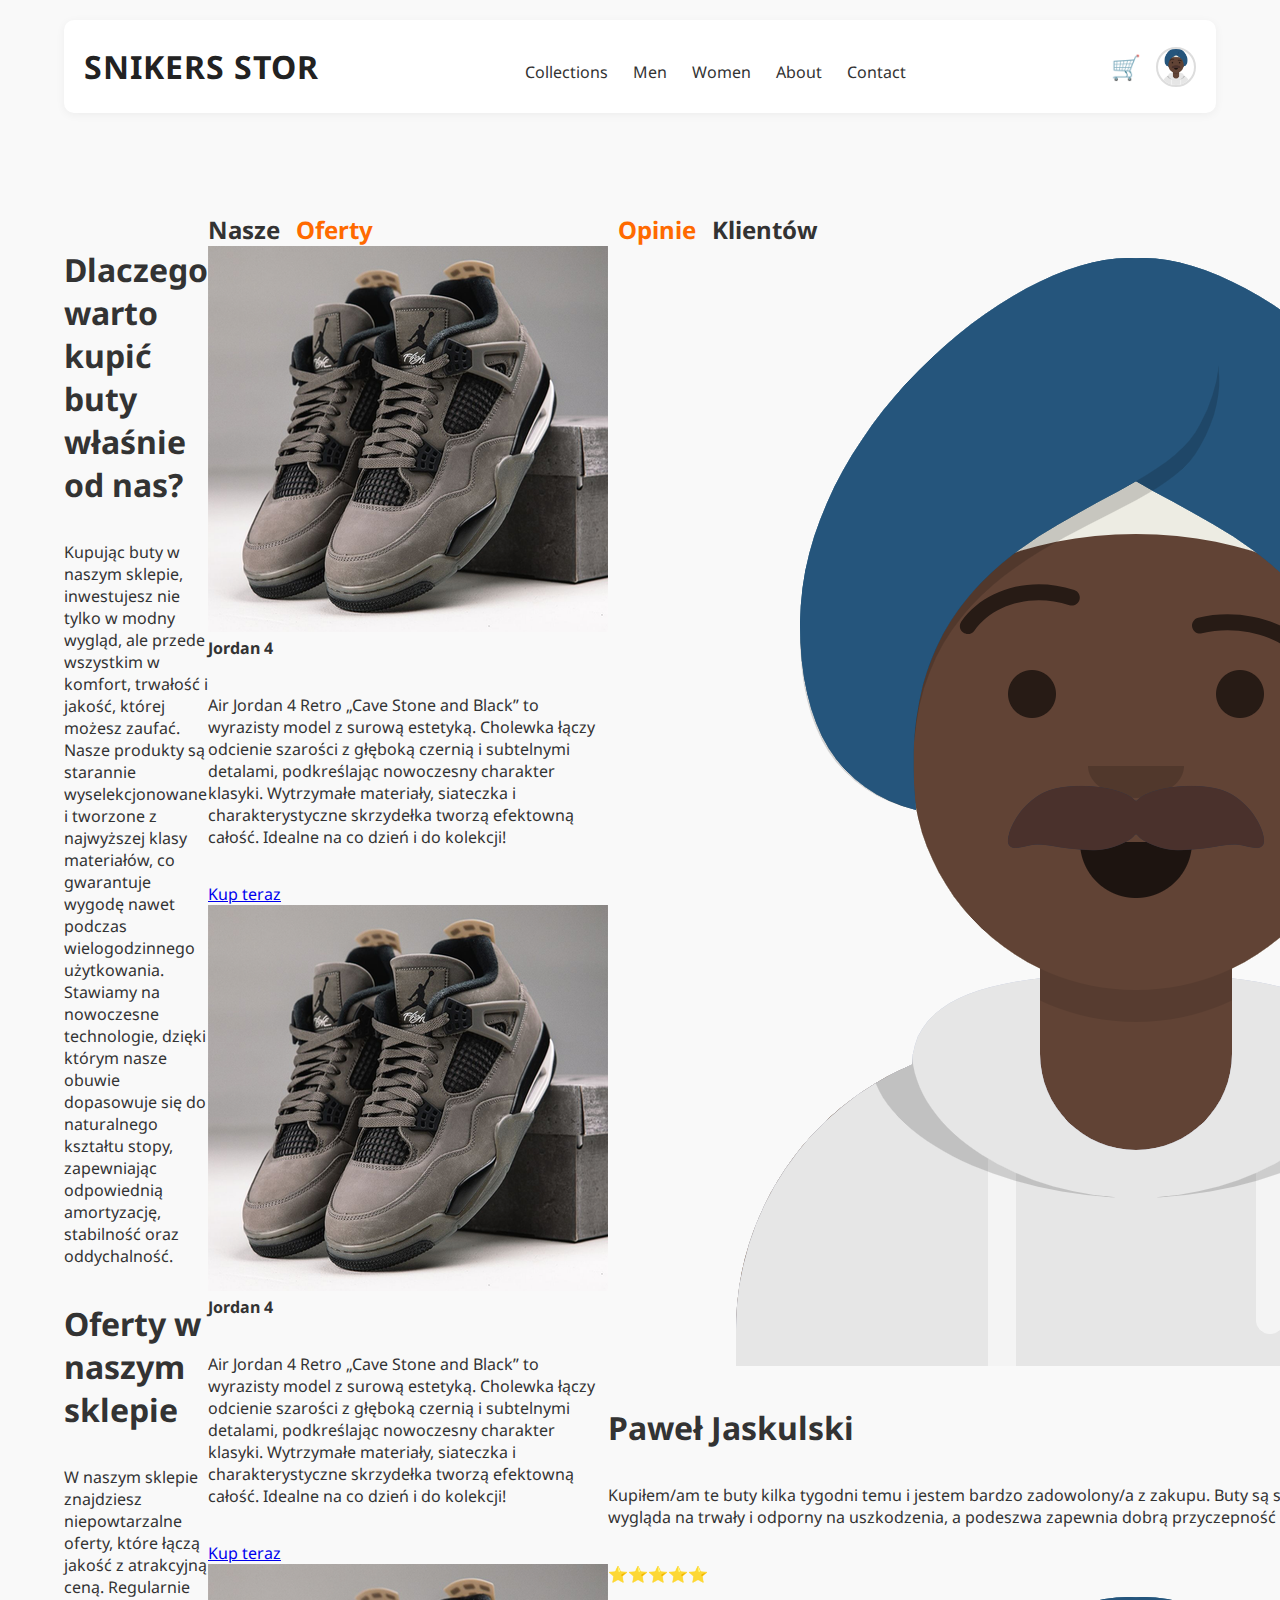
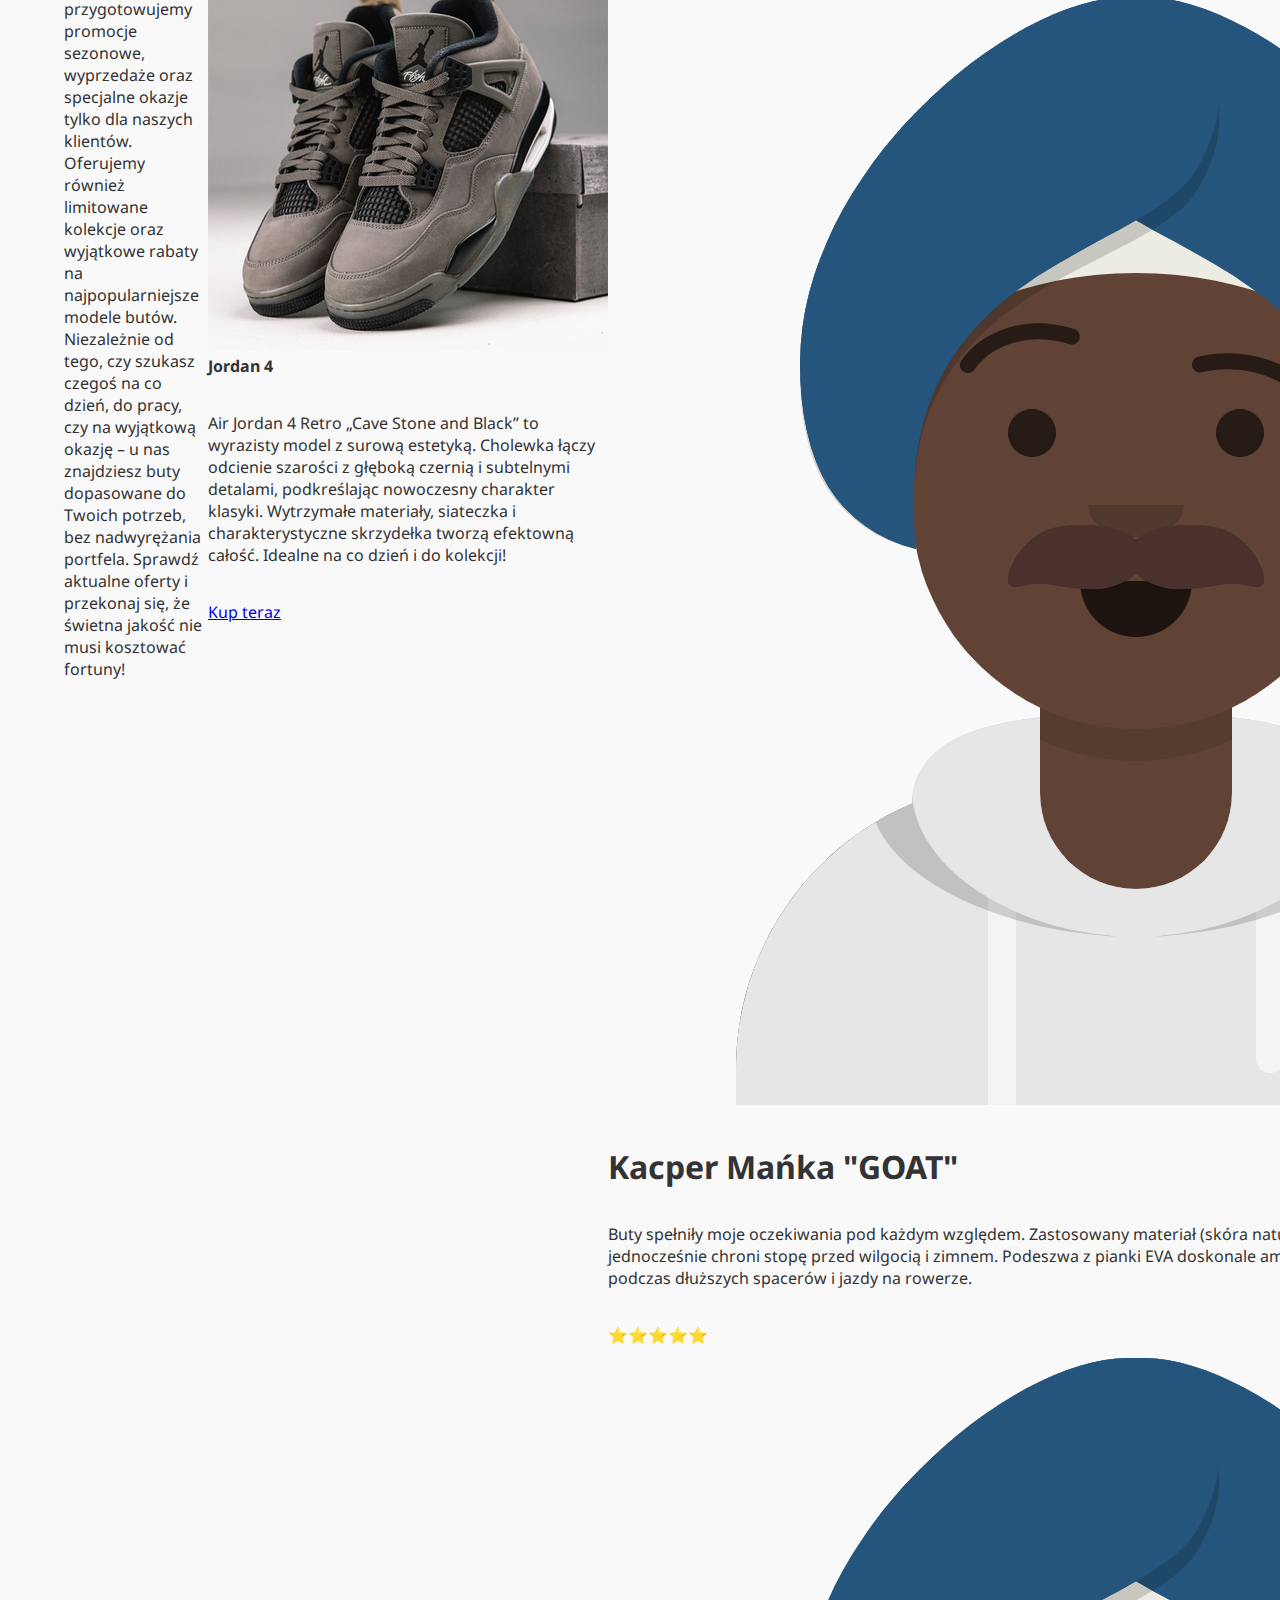
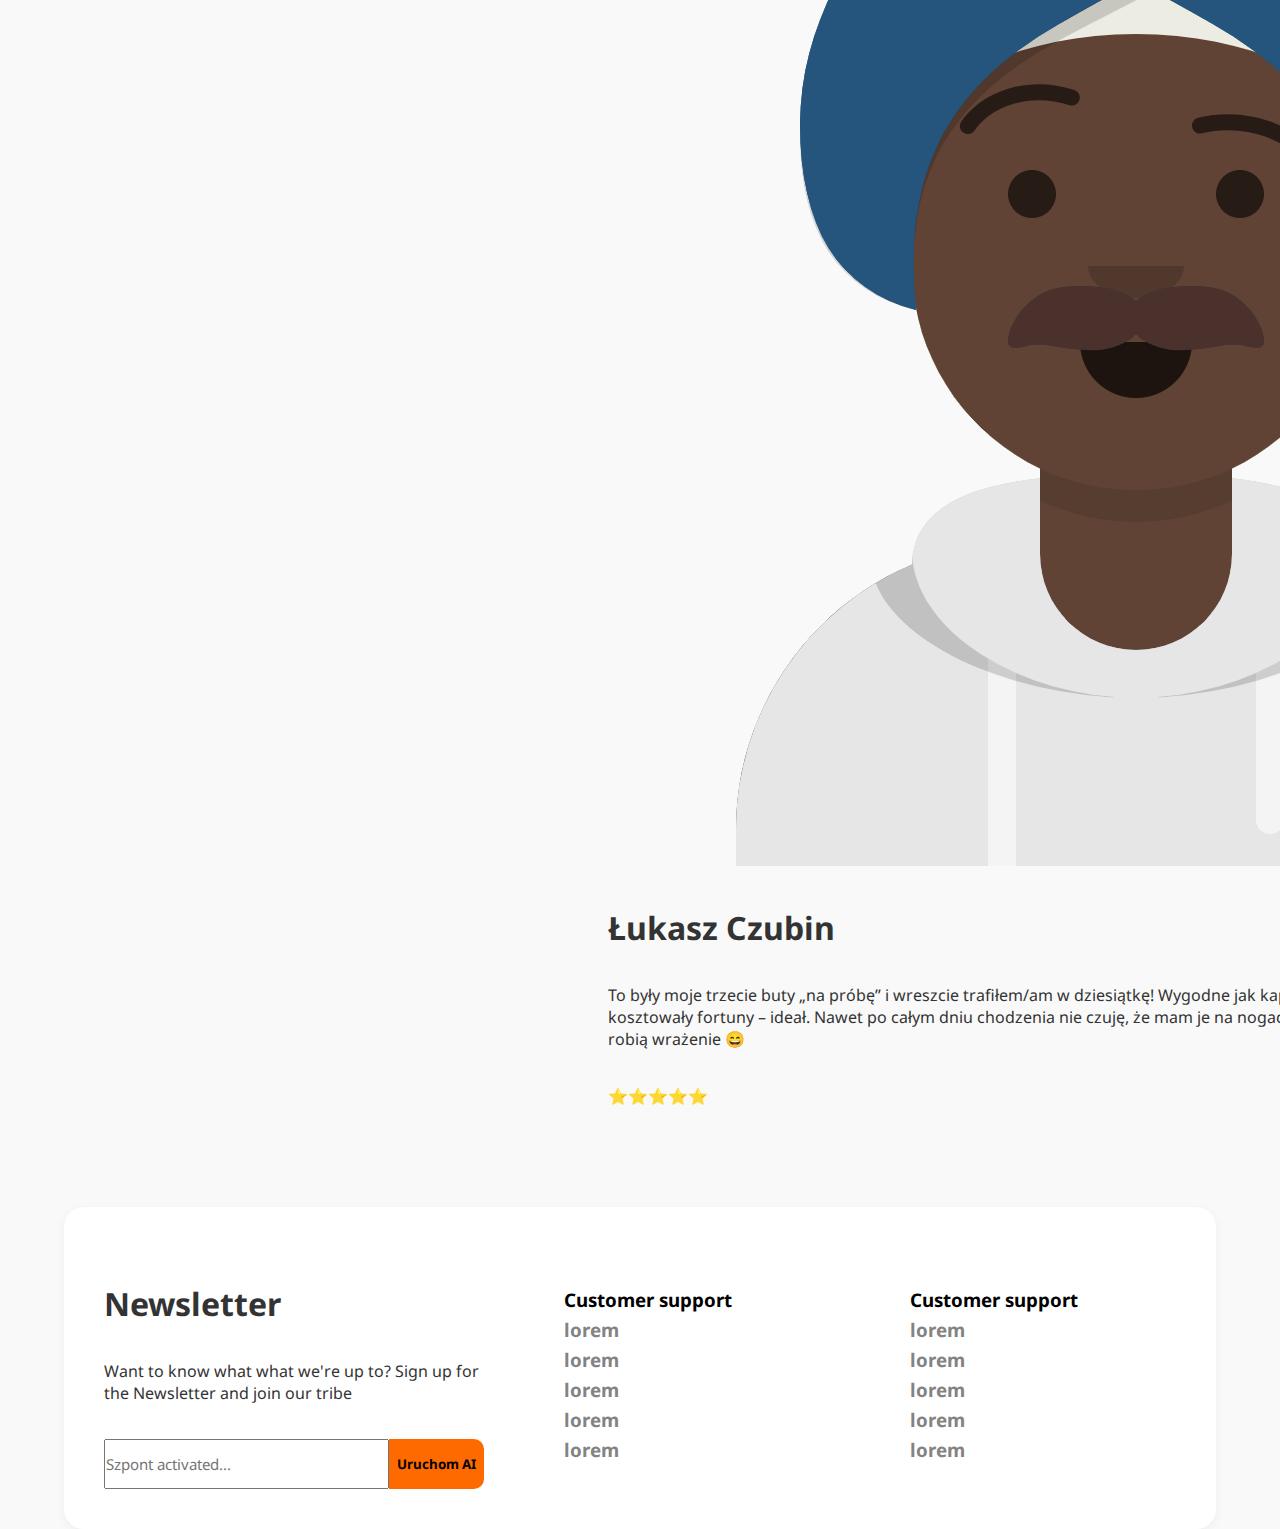
<file: index.html>
<!DOCTYPE html>
<html lang="en">

<head>
    <meta charset="UTF-8">
    <meta name="viewport" content="width=device-width, initial-scale=1.0">
    <title>Document</title>
    <link rel="stylesheet" href="style.css">
</head>

<body>
    <div class="container">
        <header>
            <nav>
                <div class="logo">
                    <a href="index.html">SNIKERS STOR</a>
                </div>
                <div class="links">
                    <ul>
                        <li><a href="buty.html"></a>Collections</li>
                        <li><a href=""></a>Men</li>
                        <li><a href=""></a>Women</li>
                        <li><a href="about.html"></a>About</li>
                        <li><a href="about.html"></a>Contact</li>
                    </ul>
                </div>
                <div class="basket">
                    🛒
                    <img src="./avatar.png" alt="">
                </div>
            </nav>
        </header>

        <main>
            <div class="company-row">
                <div class="company">
                    <h1>Dlaczego warto kupić buty właśnie od nas?</h1>
                    <div class="company-text">
                        <p>
                            Kupując buty w naszym sklepie, inwestujesz nie tylko w modny wygląd, ale przede wszystkim w
                            komfort, trwałość i jakość, której możesz zaufać. Nasze produkty są starannie
                            wyselekcjonowane i
                            tworzone z najwyższej klasy materiałów, co gwarantuje wygodę nawet podczas wielogodzinnego
                            użytkowania. Stawiamy na nowoczesne technologie, dzięki którym nasze obuwie dopasowuje się
                            do
                            naturalnego kształtu stopy, zapewniając odpowiednią amortyzację, stabilność oraz
                            oddychalność.
                        </p>

                    </div>
                </div>

                <div class="cart">
                    <h1>Oferty w naszym sklepie</h1>
                    <div class="cart-text">
                        <p>
                            W naszym sklepie znajdziesz niepowtarzalne oferty, które łączą jakość z atrakcyjną ceną.
                            Regularnie przygotowujemy promocje sezonowe, wyprzedaże oraz specjalne okazje tylko dla
                            naszych
                            klientów. Oferujemy również limitowane kolekcje oraz wyjątkowe rabaty na najpopularniejsze
                            modele butów. Niezależnie od tego, czy szukasz czegoś na co dzień, do pracy, czy na
                            wyjątkową
                            okazję – u nas znajdziesz buty dopasowane do Twoich potrzeb, bez nadwyrężania portfela.
                            Sprawdź
                            aktualne oferty i przekonaj się, że świetna jakość nie musi kosztować fortuny!
                        </p>
                    </div>
                </div>
            </div>

            <section id="portfolio" class="portfolio">
                <div class="cotaniner">
                    <h2>Nasze <span>Oferty</span></h2>

                    <div class="portfolio-wrapper">
                        <div class="portfolio-box">
                            <img src="main-shoes1.jpg" alt="">
                            <div class="portfolio-info">
                                <h4>Jordan 4</h4>
                                <p>Air Jordan 4 Retro „Cave Stone and Black” to wyrazisty model z surową estetyką.
                                    Cholewka łączy odcienie szarości z głęboką czernią i subtelnymi detalami,
                                    podkreślając nowoczesny charakter klasyki. Wytrzymałe materiały, siateczka i
                                    charakterystyczne skrzydełka tworzą efektowną całość. Idealne na co dzień i do
                                    kolekcji!</p>
                                <a href="buty.html"><i class="fa-solid fa-up-right-from-square">Kup teraz</i></a>
                            </div>
                        </div>
                        <div class="portfolio-box">
                            <img src="main-shoes1.jpg" alt="">
                            <div class="portfolio-info">
                                <h4>Jordan 4</h4>
                                <p>Air Jordan 4 Retro „Cave Stone and Black” to wyrazisty model z surową estetyką.
                                    Cholewka łączy odcienie szarości z głęboką czernią i subtelnymi detalami,
                                    podkreślając nowoczesny charakter klasyki. Wytrzymałe materiały, siateczka i
                                    charakterystyczne skrzydełka tworzą efektowną całość. Idealne na co dzień i do
                                    kolekcji!</p>
                                <a href="buty.html"><i class="fa-solid fa-up-right-from-square">Kup teraz</i></a>
                            </div>
                        </div>
                        <div class="portfolio-box">
                            <img src="main-shoes1.jpg" alt="">
                            <div class="portfolio-info">
                                <h4>Jordan 4</h4>
                                <p>Air Jordan 4 Retro „Cave Stone and Black” to wyrazisty model z surową estetyką.
                                    Cholewka łączy odcienie szarości z głęboką czernią i subtelnymi detalami,
                                    podkreślając nowoczesny charakter klasyki. Wytrzymałe materiały, siateczka i
                                    charakterystyczne skrzydełka tworzą efektowną całość. Idealne na co dzień i do
                                    kolekcji!</p>
                                <a href="buty.html"><i class="fa-solid fa-up-right-from-square">Kup teraz</i></a>
                            </div>
                        </div>
                    </div>
                </div>
            </section>


            <section class="opinie">
                <h2 id="head"><span>Opinie</span> Klientów</h2>
                <div class="opinie-row">
                    <div class="opinia">
                        <div class="opinia-img-wrapper">
                            <img src="./avatar.png" alt="">
                        </div>

                        <h1>Paweł Jaskulski</h1>
                        <p>Kupiłem/am te buty kilka tygodni temu i jestem bardzo zadowolony/a z zakupu. Buty są solidnie
                            wykonane, z dbałością o detale. Materiał wygląda na trwały i odporny na uszkodzenia, a
                            podeszwa zapewnia dobrą przyczepność – nawet na mokrej nawierzchni.</p>
                            <div class="stars-row">⭐⭐⭐⭐⭐</div>
                    </div>
                    <div class="opinia">
                        <div class="opinia-img-wrapper">
                            <img src="./avatar.png" alt="">
                        </div>

                        <h1>Kacper Mańka "GOAT"</h1>
                        <p>Buty spełniły moje oczekiwania pod każdym względem. Zastosowany materiał (skóra naturalna +
                            siateczka) gwarantuje dobrą wentylację, a jednocześnie chroni stopę przed wilgocią i zimnem.
                            Podeszwa z pianki EVA doskonale amortyzuje wstrząsy, co doceniłem/am zwłaszcza podczas
                            dłuższych spacerów i jazdy na rowerze.</p>
                            <div class="stars-row">⭐⭐⭐⭐⭐</div>
                    </div>
                    <div class="opinia">
                        <div class="opinia-img-wrapper">
                            <img src="./avatar.png" alt="">
                        </div>

                        <h1>Łukasz Czubin</h1>
                        <p>To były moje trzecie buty „na próbę” i wreszcie trafiłem/am w dziesiątkę! Wygodne jak kapcie,
                            wyglądają jak z katalogu mody, a nie kosztowały fortuny – ideał. Nawet po całym dniu
                            chodzenia nie czuję, że mam je na nogach. A znajomi pytają, gdzie kupiłem/am, więc chyba
                            robią wrażenie 😄</p>

                            <div class="stars-row">⭐⭐⭐⭐⭐</div>
                    </div>
                </div>
            </section>

        </main>

        <footer>
            <div class="footer-left">
                <h1>Newsletter</h1>
                <p>Want  to know what what we're up to? Sign up for the Newsletter and join our tribe</p>
                <div class="input-wrapper">
                   <input type="text" placeholder="Szpont activated..."> 
                   <button>Uruchom AI</button>
                </div>
                
            </div>
            <div class="footer-mid">
                <h3 style="color: black; margin: 40px 0 0 0;">Customer support</h3>

                <div class="color-footer">
                <h3>lorem</h3>
                <h3>lorem</h3>
                <h3>lorem</h3>
                <h3>lorem</h3>
                <h3>lorem</h3>
                </div>
                
            </div>
            <div class="footer-right">
                      <h3 style="color: black; margin: 40px 0 0 0;">Customer support</h3>

                <div class="color-footer">
                <h3>lorem</h3>
                <h3>lorem</h3>
                <h3>lorem</h3>
                <h3>lorem</h3>
                <h3>lorem</h3>
                </div>
            </div>
        </footer>
    </div>
</body>

</html>
</file>
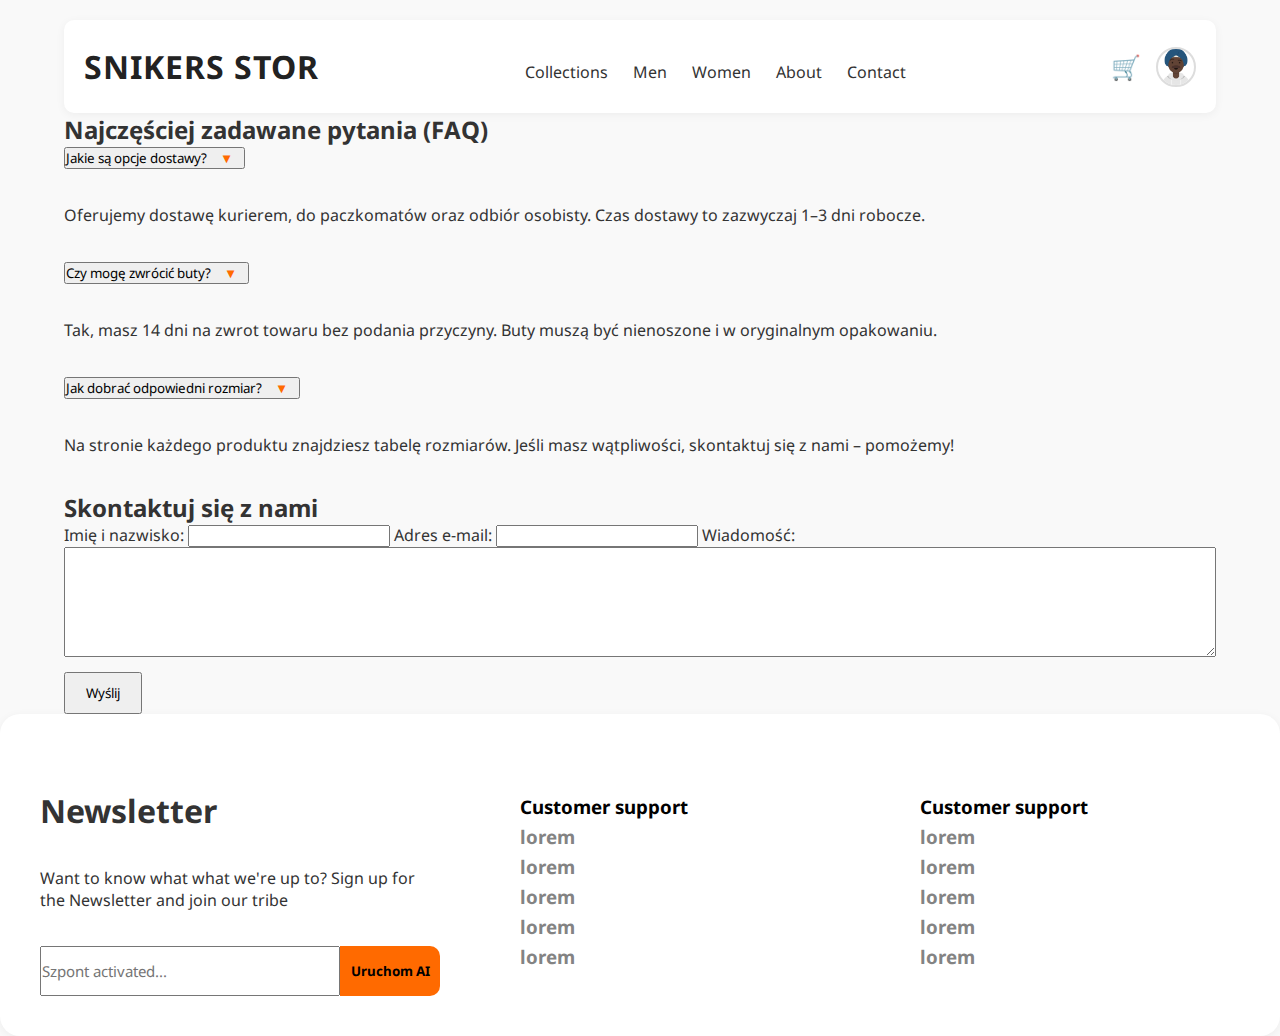
<file: about.html>
<!DOCTYPE html>
<html lang="en">

<head>
    <meta charset="UTF-8">
    <meta name="viewport" content="width=device-width, initial-scale=1.0">
    <title>Document</title>
    <link rel="stylesheet" href="style.css">
</head>

<body>
    <div class="container">
        <header>
            <nav>
                <div class="logo">
                    <a href="index.html">SNIKERS STOR</a>
                </div>
                <div class="links">
                    <ul>
                        <li><a href="buty.html"></a>Collections</li>
                        <li><a href=""></a>Men</li>
                        <li><a href=""></a>Women</li>
                        <li><a href="about.html"></a>About</li>
                        <li><a href="about.html"></a>Contact</li>
                    </ul>
                </div>
                <div class="basket">
                    🛒
                    <img src="./avatar.png" alt="">
                </div>
            </nav>
        </header>


        <section id="faq">
            <h2>Najczęściej zadawane pytania (FAQ)</h2>

            <div class="faq-item">
                <button class="faq-question">Jakie są opcje dostawy? <span class="arrow">▼</span> </button>
                
                <div class="faq-answer">
                    <p>Oferujemy dostawę kurierem, do paczkomatów oraz odbiór osobisty. Czas dostawy to zazwyczaj 1–3
                        dni robocze.</p>
                </div>
            </div>

            <div class="faq-item">
                <button class="faq-question">Czy mogę zwrócić buty? <span class="arrow">▼</span></button>
                <div class="faq-answer">
                    <p>Tak, masz 14 dni na zwrot towaru bez podania przyczyny. Buty muszą być nienoszone i w oryginalnym
                        opakowaniu.</p>
                </div>
            </div>

            <div class="faq-item">
                <button class="faq-question">Jak dobrać odpowiedni rozmiar? <span class="arrow">▼</span> </button>
                <div class="faq-answer">
                    <p>Na stronie każdego produktu znajdziesz tabelę rozmiarów. Jeśli masz wątpliwości, skontaktuj się z
                        nami – pomożemy!</p>
                </div>
            </div>
        </section>


        <section id="kontakt">
            <h2>Skontaktuj się z nami</h2>
            <form>
                <label for="name">Imię i nazwisko:</label>
                <input type="text" id="name" name="name">

                <label for="email">Adres e-mail:</label>
                <input type="email" id="email" name="email">

                <label for="message">Wiadomość:</label>
                <textarea id="message" name="message" rows="6" required
                    style="width: 100%; margin-bottom: 10px;"></textarea>

                <button type="submit" style="padding: 10px 20px;">Wyślij</button>
            </form>
        </section>





    </div>


    <footer>
            <div class="footer-left">
                <h1>Newsletter</h1>
                <p>Want  to know what what we're up to? Sign up for the Newsletter and join our tribe</p>
                <div class="input-wrapper">
                   <input type="text" placeholder="Szpont activated..."> 
                   <button>Uruchom AI</button>
                </div>
                
            </div>
            <div class="footer-mid">
                <h3 style="color: black; margin: 40px 0 0 0;">Customer support</h3>

                <div class="color-footer">
                <h3>lorem</h3>
                <h3>lorem</h3>
                <h3>lorem</h3>
                <h3>lorem</h3>
                <h3>lorem</h3>
                </div>
                
            </div>
            <div class="footer-right">
                      <h3 style="color: black; margin: 40px 0 0 0;">Customer support</h3>

                <div class="color-footer">
                <h3>lorem</h3>
                <h3>lorem</h3>
                <h3>lorem</h3>
                <h3>lorem</h3>
                <h3>lorem</h3>
                </div>
            </div>
        </footer>

    <script>
  const faqButtons = document.querySelectorAll(".faq-question");

  faqButtons.forEach(button => {
    button.addEventListener("click", () => {
      const answer = button.nextElementSibling;
      const arrow = button.querySelector(".arrow");

      const isOpen = answer.style.maxHeight;

      answer.style.maxHeight = isOpen ? null : answer.scrollHeight + "px";
      arrow.textContent = isOpen ? "▼" : "▲";
    });
  });
</script>




</body>

</html>
</file>
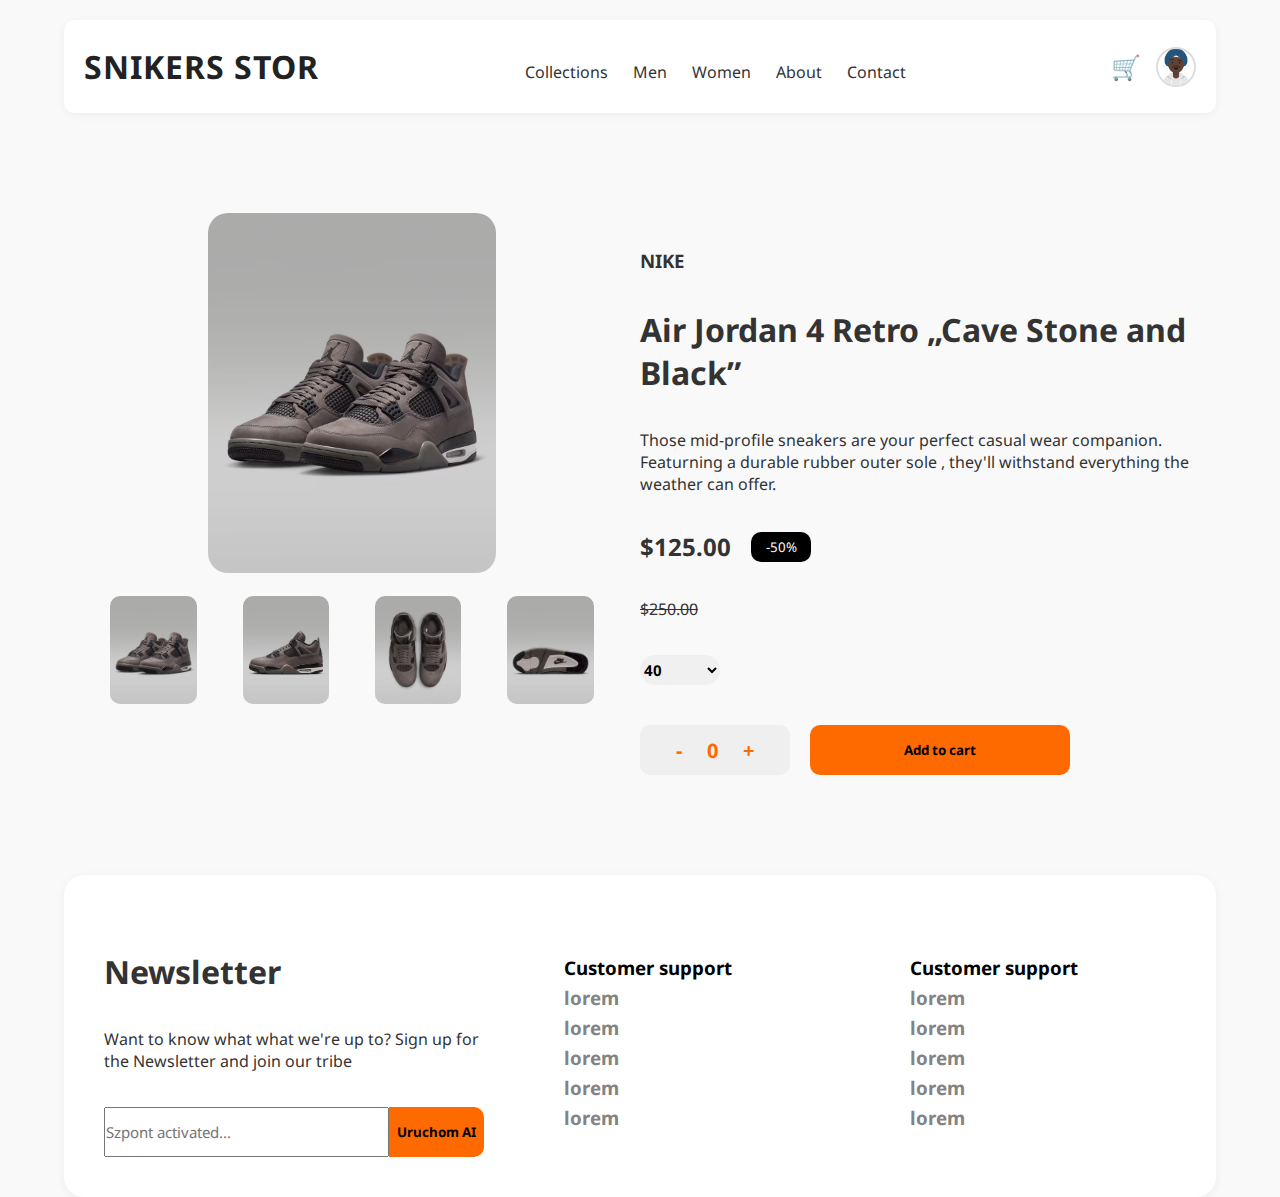
<file: buty.html>
<!DOCTYPE html>
<html lang="en">
<head>
    <meta charset="UTF-8">
    <meta name="viewport" content="width=device-width, initial-scale=1.0">
    <title>Document</title>
    <link rel="stylesheet" href="style1.css">
</head>
<body>
    <div class="container">
         <header>
            <nav>
                <div class="logo">
                    <a href="index.html">SNIKERS STOR</a>
                </div>
                <div class="links">
                    <ul>
                        <li><a href="buty.html"></a>Collections</li>
                        <li><a href=""></a>Men</li>
                        <li><a href=""></a>Women</li>
                        <li><a href="about.html"></a>About</li>
                        <li><a href="about.html"></a>Contact</li>
                    </ul>
                </div>
                <div class="basket">
                    🛒
                    <img src="./avatar.png" alt="">
                </div>
            </nav>
        </header>


        <main>
            <div class="main-left">
                <section class="img-wrapper">
                <img src="shoes1.avif" alt="" id="MainImg">
                    <img src="shoes1.avif" alt="" id="shoes1">
                    <img src="shoes2.avif" alt=""id="shoes2">
                    <img src="shoes3.avif" alt="" id="shoes3">
                    <img src="shoes4.avif" alt="" id="shoes4">
            </section>
                <div class="select-images">
                    <img src="shoes1.avif" alt="" id="shoe1">
                    <img src="shoes2.avif" alt=""id="shoe2">
                    <img src="shoes3.avif" alt="" id="shoe3">
                    <img src="shoes4.avif" alt="" id="shoe4">
                </div>
            </div>

            <div class="main-right">
                <h3>NIKE</h3>
                <h1>Air Jordan 4 Retro „Cave Stone and Black”</h1>
                <p>Those mid-profile sneakers are your perfect casual wear companion. 
                    Featurning a durable rubber outer sole , they'll withstand everything 
                    the weather can offer.</p>
                <div class="price">
                    <h2>$125.00</h2>  <button>-50%</button>
                </div>
                
                <div class="old-price">
                    <p>$250.00</p>
                </div>

                <div class="rozmiar-buta">
                    <select name="" id="shoe-size">
                        <option value="40">40</option>
                        <option value="41">41</option>
                        <option value="42">42</option>
                        <option value="43">43</option>
                        <option value="44">44</option>
                        <option value="45">45</option>
                        <option value="46">46</option>
                        <option value="47">47</option>
                        <option value="48">48</option>
                        <option value="49">49</option>
                        <option value="50">50</option>
                    </select>
                </div>

                <div class="add-to-cart">
                    <button id="count"><span id="decrement">-</span> <span id="number">0</span> <span id="increment">+</span></button>
                    <button id="add">Add to cart</button>
                </div>
                
            </div>
            
        </main>

        <footer>
            <div class="footer-left">
                <h1>Newsletter</h1>
                <p>Want  to know what what we're up to? Sign up for the Newsletter and join our tribe</p>
                <div class="input-wrapper">
                   <input type="text" placeholder="Szpont activated..."> 
                   <button>Uruchom AI</button>
                </div>
                
            </div>
            <div class="footer-mid">
                <h3 style="color: black; margin: 40px 0 0 0;">Customer support</h3>

                <div class="color-footer">
                <h3>lorem</h3>
                <h3>lorem</h3>
                <h3>lorem</h3>
                <h3>lorem</h3>
                <h3>lorem</h3>
                </div>
                
            </div>
            <div class="footer-right">
                      <h3 style="color: black; margin: 40px 0 0 0;">Customer support</h3>

                <div class="color-footer">
                <h3>lorem</h3>
                <h3>lorem</h3>
                <h3>lorem</h3>
                <h3>lorem</h3>
                <h3>lorem</h3>
                </div>
            </div>
        </footer>
    </div>
    <script src="script.js"></script>
</body>
</html>
</file>
<file: style.css>
@import url('https://fonts.googleapis.com/css2?family=Noto+Sans:ital,wght@0,100..900;1,100..900&display=swap');

* {
    margin: 0;
    padding: 0;
    box-sizing: border-box;
    font-family: "Noto Sans", sans-serif;
    font-optical-sizing: auto;
    font-style: normal;
    font-variation-settings:
        "wdth" 100;
}

body {
    background-color: #f9f9f9;
    color: #333;
}

.container {
    width: 90%;
    max-width: 1440px;
    margin: 0 auto;
}

header {
  background-color: #fff;
  padding: 25px 20px;
  box-shadow: 0 2px 10px rgba(0, 0, 0, 0.05);
  margin-top: 20px;
  border-radius: 10px;
}

nav {
  display: flex;
  justify-content: space-between;
  align-items: center;
}

.logo a {
  font-size: 2rem;
  font-weight: bold;
  text-decoration: none;
  color: #222;
  letter-spacing: 1px;
}

.links ul {
  display: flex;
  gap: 25px;
}

.links ul li {
  list-style: none;
}

.links ul li:hover {
  color: #ff6a00;
  cursor: pointer;
  transition: color 0.3s ease;
}

nav a {
  text-decoration: none;
  color: #000;
  font-size: 1.8rem;
}

.basket {
  display: flex;
  align-items: center;
  gap: 15px;
  font-size: 1.5rem;
  cursor: pointer;
}

nav img {
  width: 40px;
  height: 40px;
  border-radius: 50%;
  object-fit: cover;
  border: 2px solid #ddd;
  transition: transform 0.3s ease;
}

nav img:hover {
  transform: scale(1.05);
}


main {
    display: flex;
    width: 100%;
    margin: 100px 0;
}

.main-left {
    width: 50%;
}

.main-right {
    width: 50%;
}

.img-wrapper {
    display: flex;
    justify-content: center;
}

.img-wrapper img {
    max-width: 50%;
    max-height: 50%;
    border-radius: 2px;
}

.main-right h3,
h1,
p {
    margin: 35px 0;
}

.select-images {
    display: flex;
    justify-content: center;
}

.select-images img {
    width: 15%;
    border-radius: 10px;
    margin: 23px;
}

.select-images img:hover {
    transform: scale(1.1);
    transition: 0.5s;
    cursor: pointer;
}

.price {
    display: flex;
    align-items: center;
}

.price p button {
    margin: 0 20px;
}

.price button {
    background-color: black;
    width: 60px;
    height: 30px;
    color: white;
    border-radius: 10px;
    border: none;
    margin: 0 20px;
}

.old-price p {
    text-decoration: line-through;
}

.add-to-cart {
    display: flex;
    align-items: center;
}

#count {
    width: 150px;
    height: 50px;
    border-radius: 10px;
    border: none;
    font-weight: bold;
    font-size: 20px;
}

span {
    color: #ff6a00;
    margin: 10px;
    cursor: pointer;
}

#add {
    width: 260px;
    height: 50px;
    background-color: #ff6a00;
    color: black;
    border-radius: 10px;
    border: none;
    font-weight: bold;
    margin: 0 20px;
}
#add:hover{
    cursor: pointer;
    background-color: #ff9448;
    transition: ease-in-out 0.5s;
    color: white;
}
#shoes1{
    display: none;
    border-radius: 20px;
}
#shoes2{
    display: none;
    border-radius: 20px;

}
#shoes3{
    display: none;
    border-radius: 20px;

}
#shoes4{
    display: none;
    border-radius: 20px;

}
#MainImg{
    border-radius: 20px;
}
#shoe-size{
    width: 80px;
    height: 30px;
    margin: 0 0 40px 0;
    border-radius: 20px;
    font-size: 15px;
    background-color:#F0F0F0;
    border: none;
    font-weight: bold;
}
footer{
    width: 100%;
    background-color:#fff ;
     box-shadow: 0 2px 10px rgba(0, 0, 0, 0.05);
     display: flex;
     border-radius: 20px;
}
.footer-left{
    width: 33%;
    margin: 40px;
}
.footer-mid{
    width: 33%;
}
.footer-right{
    width: 33%;
     display: flex;
    flex-direction: column;
    margin: 40px;
}
.input-wrapper{
    display: flex;
}
.input-wrapper input{
    width: 300px;
    height: 50px;
    font-size: 15px;
}
.input-wrapper button{
    width: 100px;
    height: 50px;
    background-color: #ff6a00;
    border: none;
    border-top-right-radius: 10px;
    border-bottom-right-radius: 10px;
    cursor: pointer;
    font-weight: bold;
}
.input-wrapper button:hover{
    background-color: #ff9448;
    transition: 0.5s ease-in-out;
    color: white;
}
.footer-mid{
    display: flex;
    flex-direction: column;
    margin: 40px;
}
.footer-mid h3{
    margin: 1px 0;
    cursor: pointer;
}
.color-footer{
    color: rgb(131, 131, 131);
}
.color-footer h3{
    margin: 5px 0;
}
@media (max-width:1050px) {
    nav{
      flex-direction: column;
      display: flex;
    }

    nav  .links ul{
      display: flex;
      flex-direction: column;
      align-items: center;
    }
    .basket{
      display: none;
    }
    .logo{
      margin-bottom: 15px;
    }
}
@media (max-width:780px) {
    main {
        display: flex;
        flex-direction: column;
    }

    .main-right {
        width: 100%;
        display: flex;
        flex-direction: column;
        align-items: center;
    }
    #shoe-size{
        width:420px;
        height: 40px;
    }
    .main-left {
        width: 100%;
    }
    footer{
        display: flex;
        flex-direction: column;
        align-items: center;
    }
    .footer-left{
        width: 100%;
        display: flex;
        flex-direction: column;
        align-items: center;
    }
    .footer-left input{
        width: 100%;
    }
    .footer-mid{
        width: 100%;
        display: flex;
        align-items: center;
        font-size: 20px;
    }
    
    .footer-right{
        width: 100%;
          display: flex;
        align-items: center;
             font-size: 20px;
    }
}
</file>
<file: style1.css>
@import url('https://fonts.googleapis.com/css2?family=Noto+Sans:ital,wght@0,100..900;1,100..900&display=swap');

* {
    margin: 0;
    padding: 0;
    box-sizing: border-box;
    font-family: "Noto Sans", sans-serif;
    font-optical-sizing: auto;
    font-style: normal;
    font-variation-settings:
        "wdth" 100;
}

body {
    background-color: #f9f9f9;
    color: #333;
}

.container {
    width: 90%;
    max-width: 1440px;
    margin: 0 auto;
}

header {
  background-color: #fff;
  padding: 25px 20px;
  box-shadow: 0 2px 10px rgba(0, 0, 0, 0.05);
  margin-top: 20px;
  border-radius: 10px;
}

nav {
  display: flex;
  justify-content: space-between;
  align-items: center;
}

.logo a {
  font-size: 2rem;
  font-weight: bold;
  text-decoration: none;
  color: #222;
  letter-spacing: 1px;
}

.links ul {
  display: flex;
  gap: 25px;
}

.links ul li {
  list-style: none;
}

.links ul li:hover {
  color: #ff6a00;
  cursor: pointer;
  transition: color 0.3s ease;
}

nav a {
  text-decoration: none;
  color: #000;
  font-size: 1.8rem;
}

.basket {
  display: flex;
  align-items: center;
  gap: 15px;
  font-size: 1.5rem;
  cursor: pointer;
}

nav img {
  width: 40px;
  height: 40px;
  border-radius: 50%;
  object-fit: cover;
  border: 2px solid #ddd;
  transition: transform 0.3s ease;
}

nav img:hover {
  transform: scale(1.05);
}


main {
    display: flex;
    width: 100%;
    margin: 100px 0;
}

.main-left {
    width: 50%;
}

.main-right {
    width: 50%;
}

.img-wrapper {
    display: flex;
    justify-content: center;
}

.img-wrapper img {
    max-width: 50%;
    max-height: 50%;
    border-radius: 2px;
}

.main-right h3,
h1,
p {
    margin: 35px 0;
}

.select-images {
    display: flex;
    justify-content: center;
}

.select-images img {
    width: 15%;
    border-radius: 10px;
    margin: 23px;
}

.select-images img:hover {
    transform: scale(1.1);
    transition: 0.5s;
    cursor: pointer;
}

.price {
    display: flex;
    align-items: center;
}

.price p button {
    margin: 0 20px;
}

.price button {
    background-color: black;
    width: 60px;
    height: 30px;
    color: white;
    border-radius: 10px;
    border: none;
    margin: 0 20px;
}

.old-price p {
    text-decoration: line-through;
}

.add-to-cart {
    display: flex;
    align-items: center;
}

#count {
    width: 150px;
    height: 50px;
    border-radius: 10px;
    border: none;
    font-weight: bold;
    font-size: 20px;
}

span {
    color: #ff6a00;
    margin: 10px;
    cursor: pointer;
}

#add {
    width: 260px;
    height: 50px;
    background-color: #ff6a00;
    color: black;
    border-radius: 10px;
    border: none;
    font-weight: bold;
    margin: 0 20px;
}
#add:hover{
    cursor: pointer;
    background-color: #ff9448;
    transition: ease-in-out 0.5s;
    color: white;
}
#shoes1{
    display: none;
    border-radius: 20px;
}
#shoes2{
    display: none;
    border-radius: 20px;

}
#shoes3{
    display: none;
    border-radius: 20px;

}
#shoes4{
    display: none;
    border-radius: 20px;

}
#MainImg{
    border-radius: 20px;
}
#shoe-size{
    width: 80px;
    height: 30px;
    margin: 0 0 40px 0;
    border-radius: 20px;
    font-size: 15px;
    background-color:#F0F0F0;
    border: none;
    font-weight: bold;
}
footer{
    width: 100%;
    background-color:#fff ;
     box-shadow: 0 2px 10px rgba(0, 0, 0, 0.05);
     display: flex;
     border-radius: 20px;
}
.footer-left{
    width: 33%;
    margin: 40px;
}
.footer-mid{
    width: 33%;
}
.footer-right{
    width: 33%;
     display: flex;
    flex-direction: column;
    margin: 40px;
}
.input-wrapper{
    display: flex;
}
.input-wrapper input{
    width: 300px;
    height: 50px;
    font-size: 15px;
}
.input-wrapper button{
    width: 100px;
    height: 50px;
    background-color: #ff6a00;
    border: none;
    border-top-right-radius: 10px;
    border-bottom-right-radius: 10px;
    cursor: pointer;
    font-weight: bold;
}
.input-wrapper button:hover{
    background-color: #ff9448;
    transition: 0.5s ease-in-out;
    color: white;
}
.footer-mid{
    display: flex;
    flex-direction: column;
    margin: 40px;
}
.footer-mid h3{
    margin: 1px 0;
    cursor: pointer;
}
.color-footer{
    color: rgb(131, 131, 131);
}
.color-footer h3{
    margin: 5px 0;
}
@media (max-width:1050px) {
    nav{
      flex-direction: column;
      display: flex;
    }

    nav  .links ul{
      display: flex;
      flex-direction: column;
      align-items: center;
    }
    .basket{
      display: none;
    }
    .logo{
      margin-bottom: 15px;
    }
}
@media (max-width:780px) {
    main {
        display: flex;
        flex-direction: column;
    }

    .main-right {
        width: 100%;
        display: flex;
        flex-direction: column;
        align-items: center;
    }
    #shoe-size{
        width:420px;
        height: 40px;
    }
    .main-left {
        width: 100%;
    }
    footer{
        display: flex;
        flex-direction: column;
        align-items: center;
    }
    .footer-left{
        width: 100%;
        display: flex;
        flex-direction: column;
        align-items: center;
    }
    .footer-left input{
        width: 100%;
    }
    .footer-mid{
        width: 100%;
        display: flex;
        align-items: center;
        font-size: 20px;
    }
    
    .footer-right{
        width: 100%;
          display: flex;
        align-items: center;
             font-size: 20px;
    }
}
</file>
